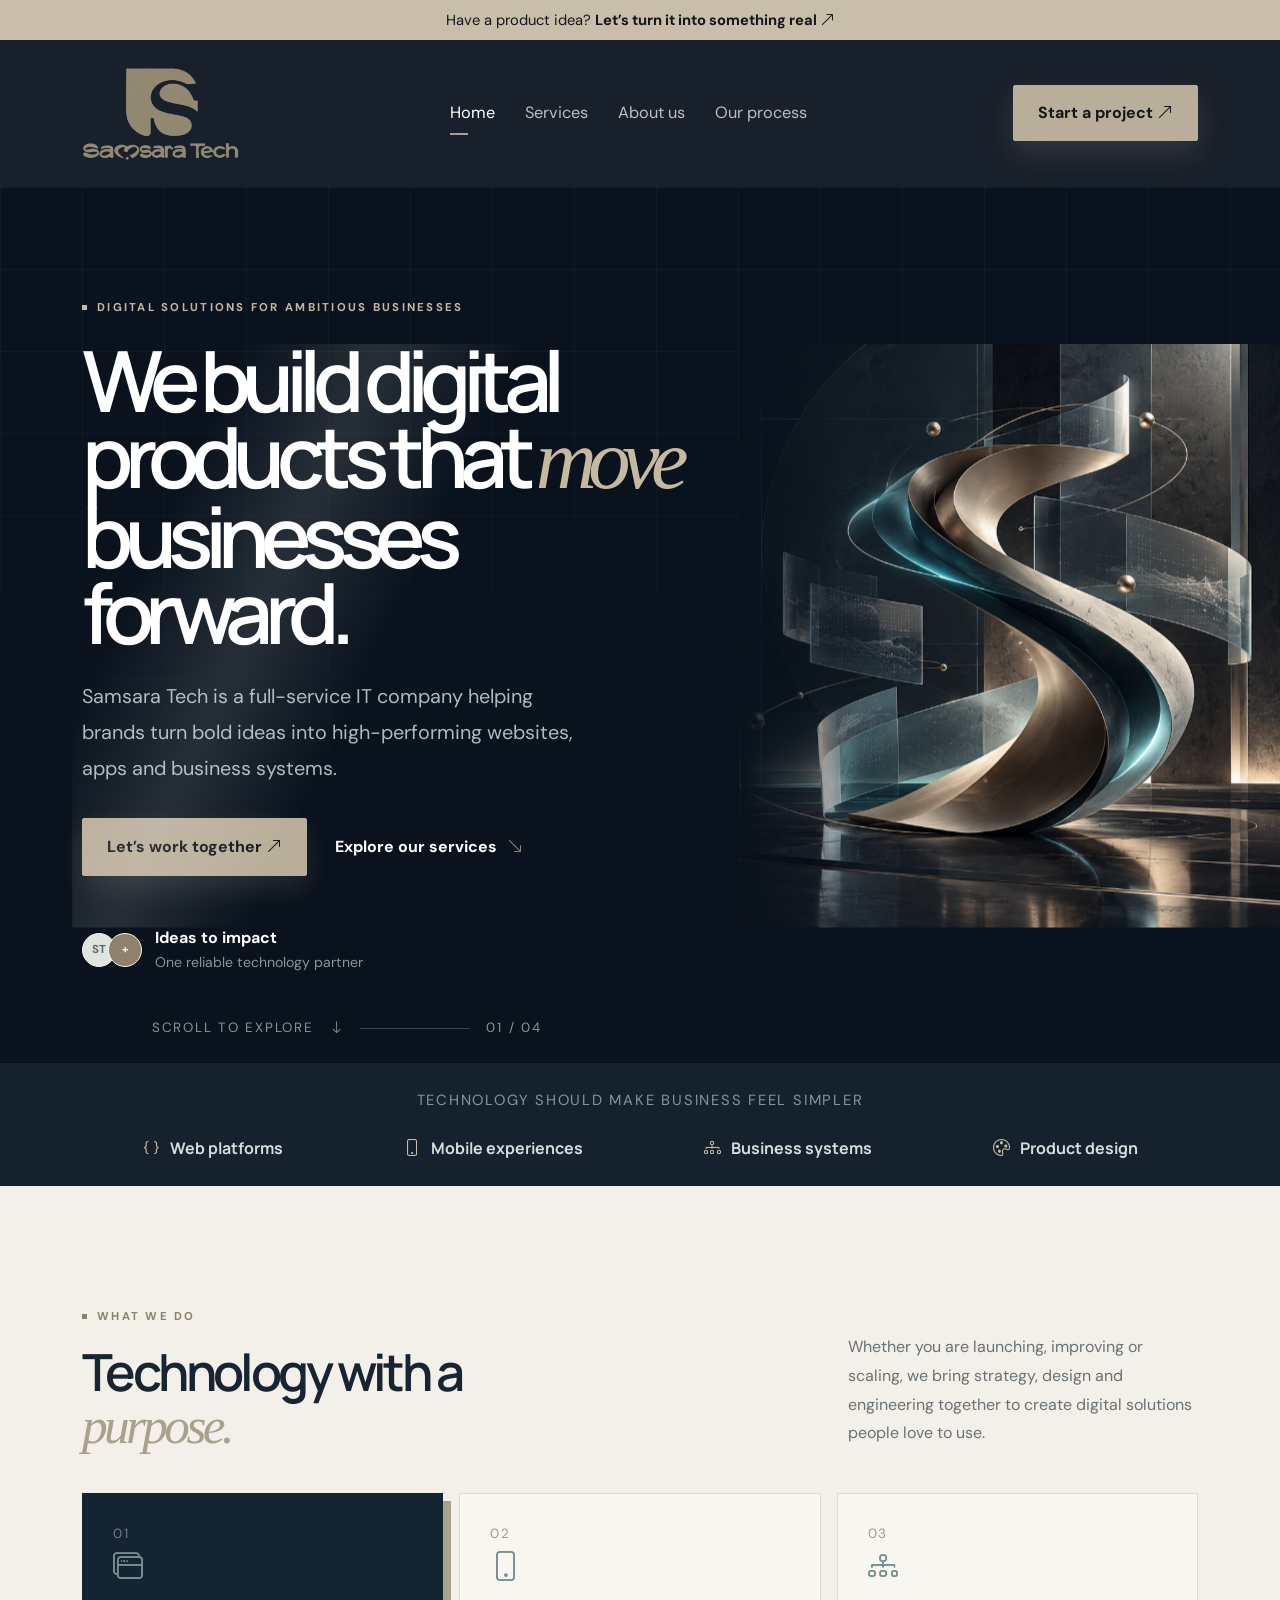
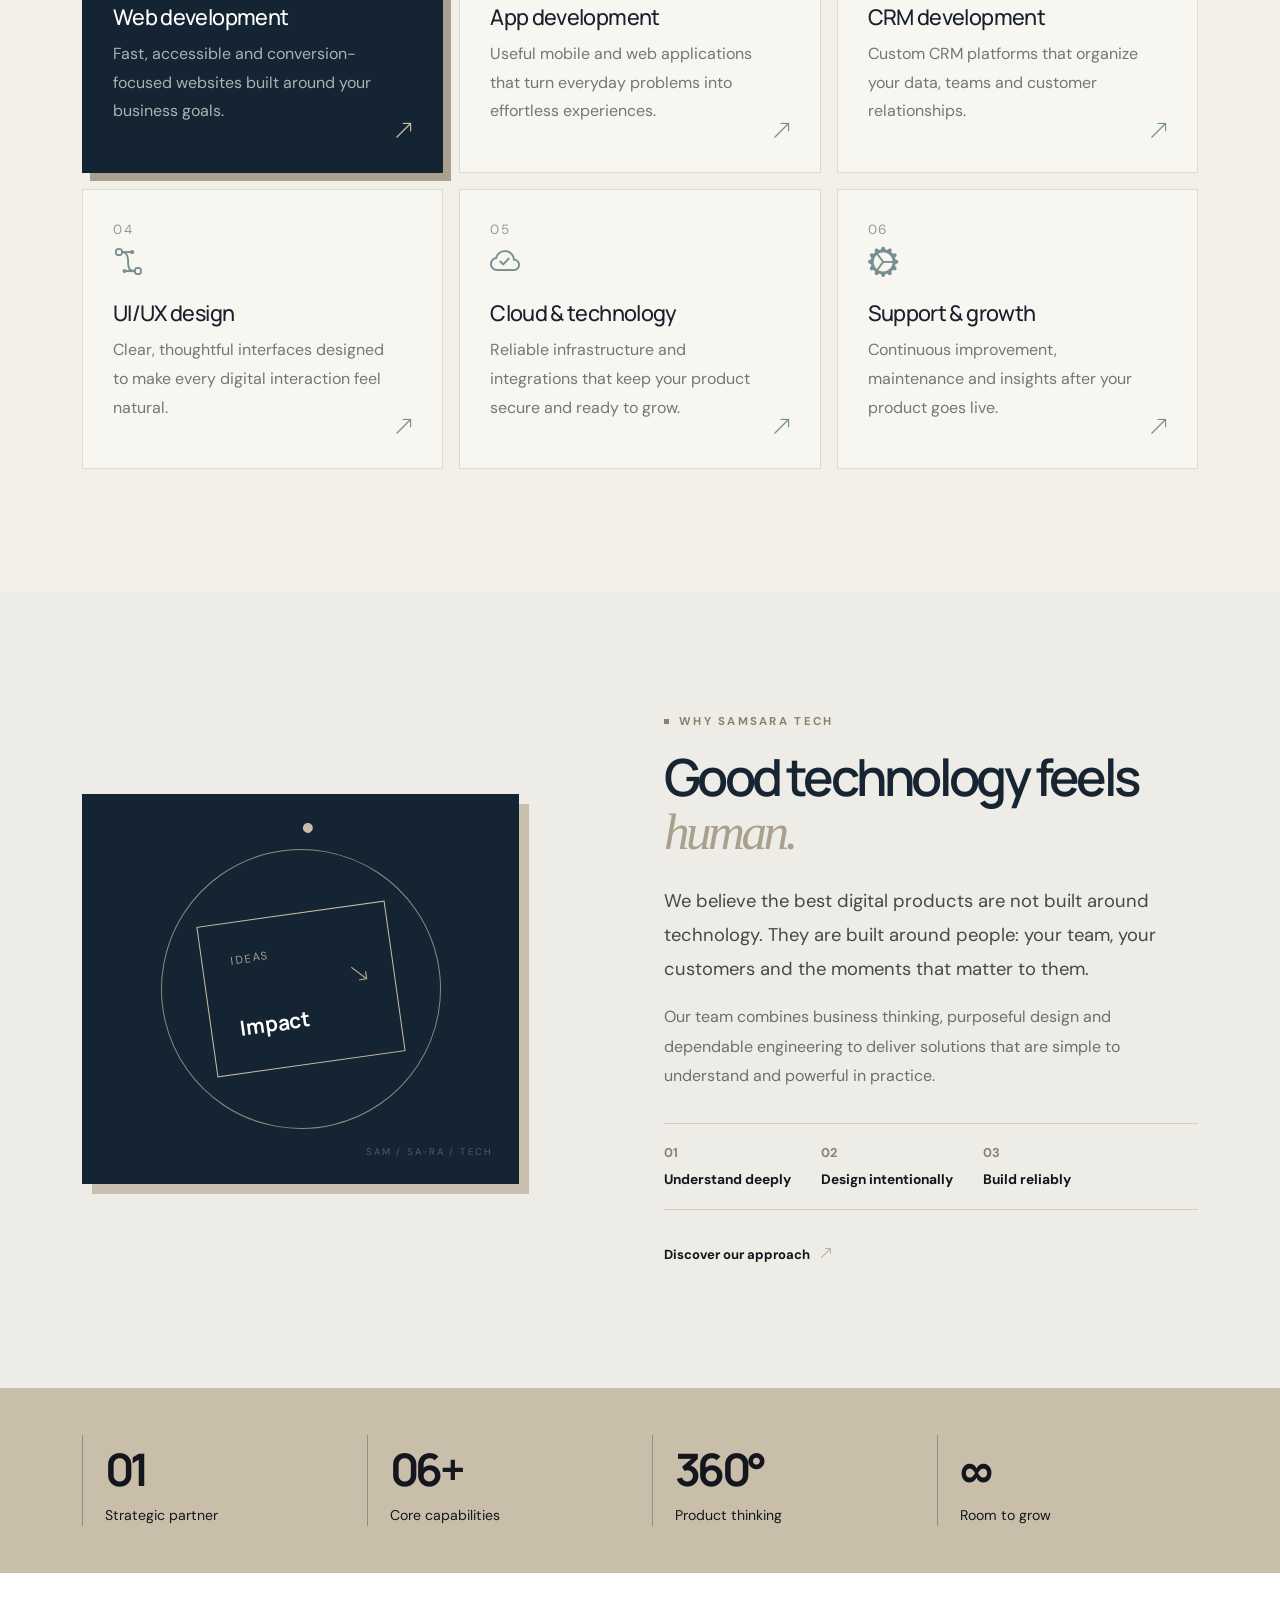
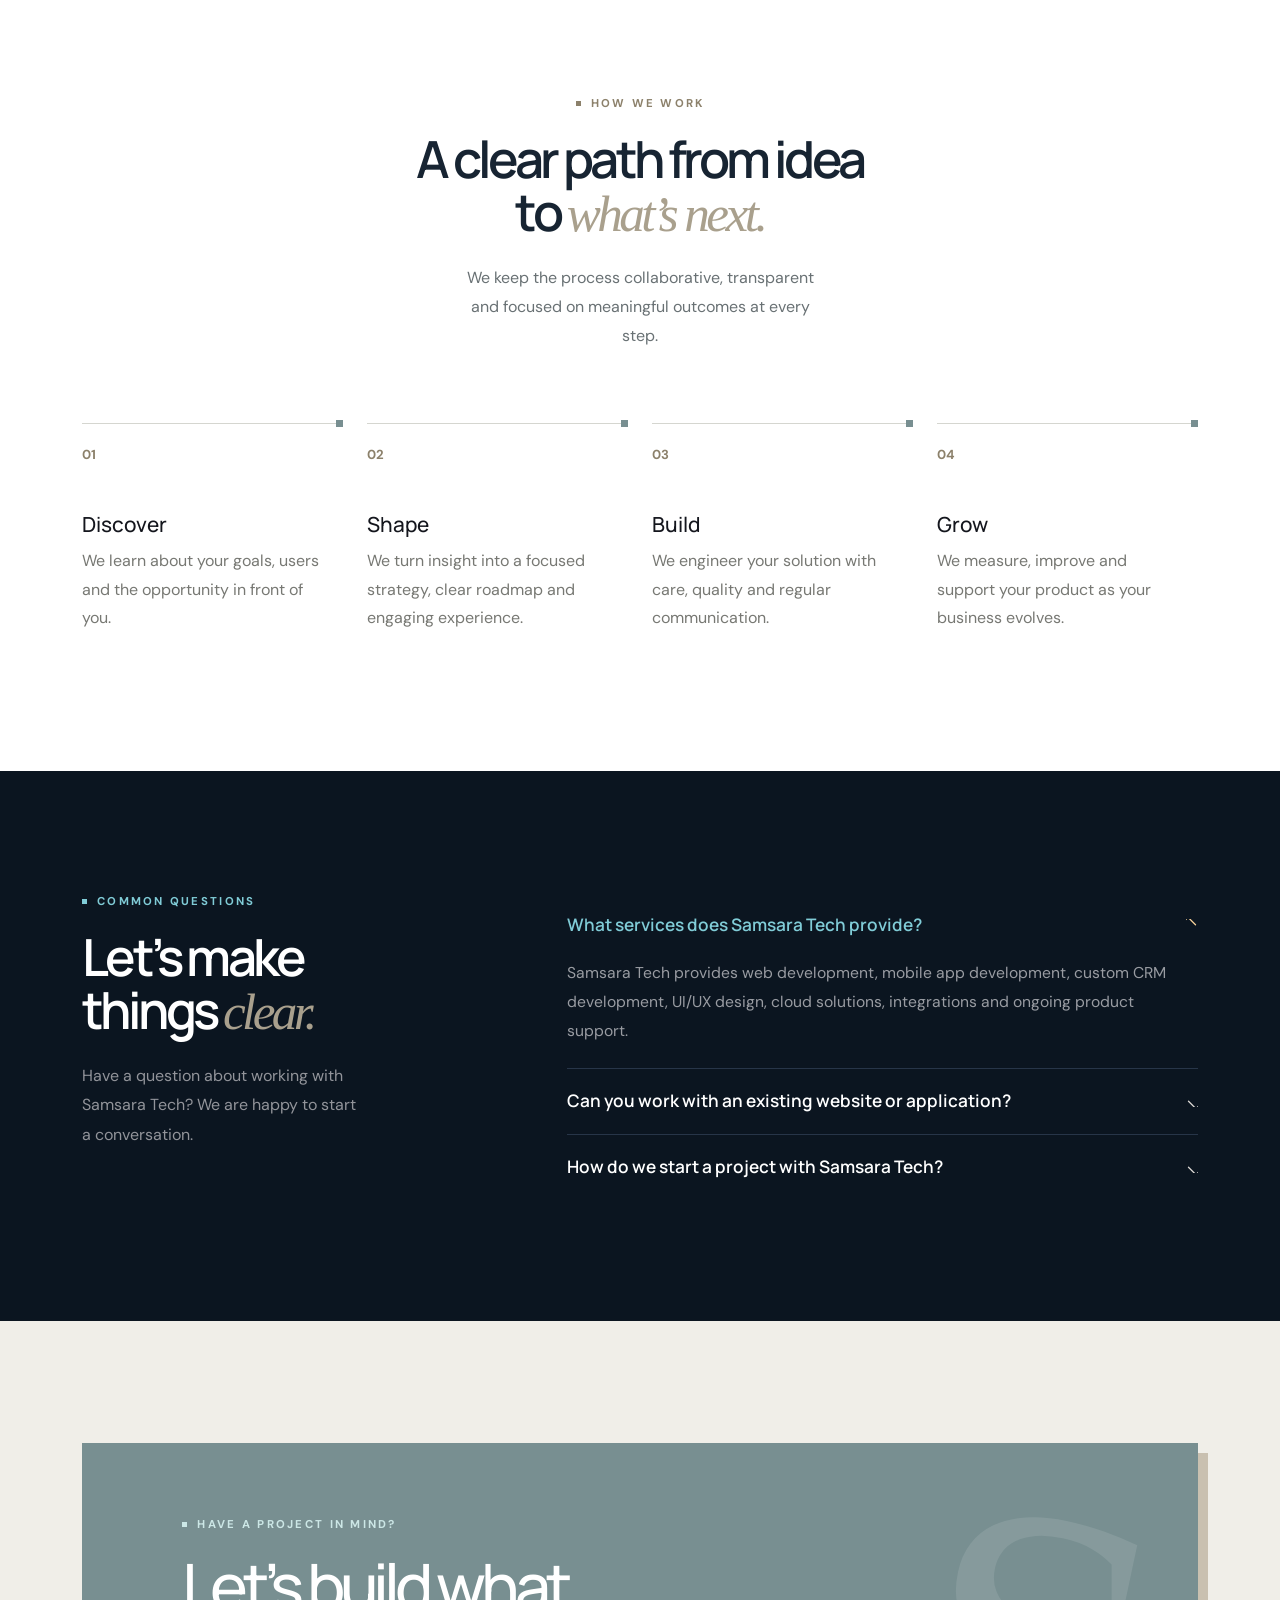
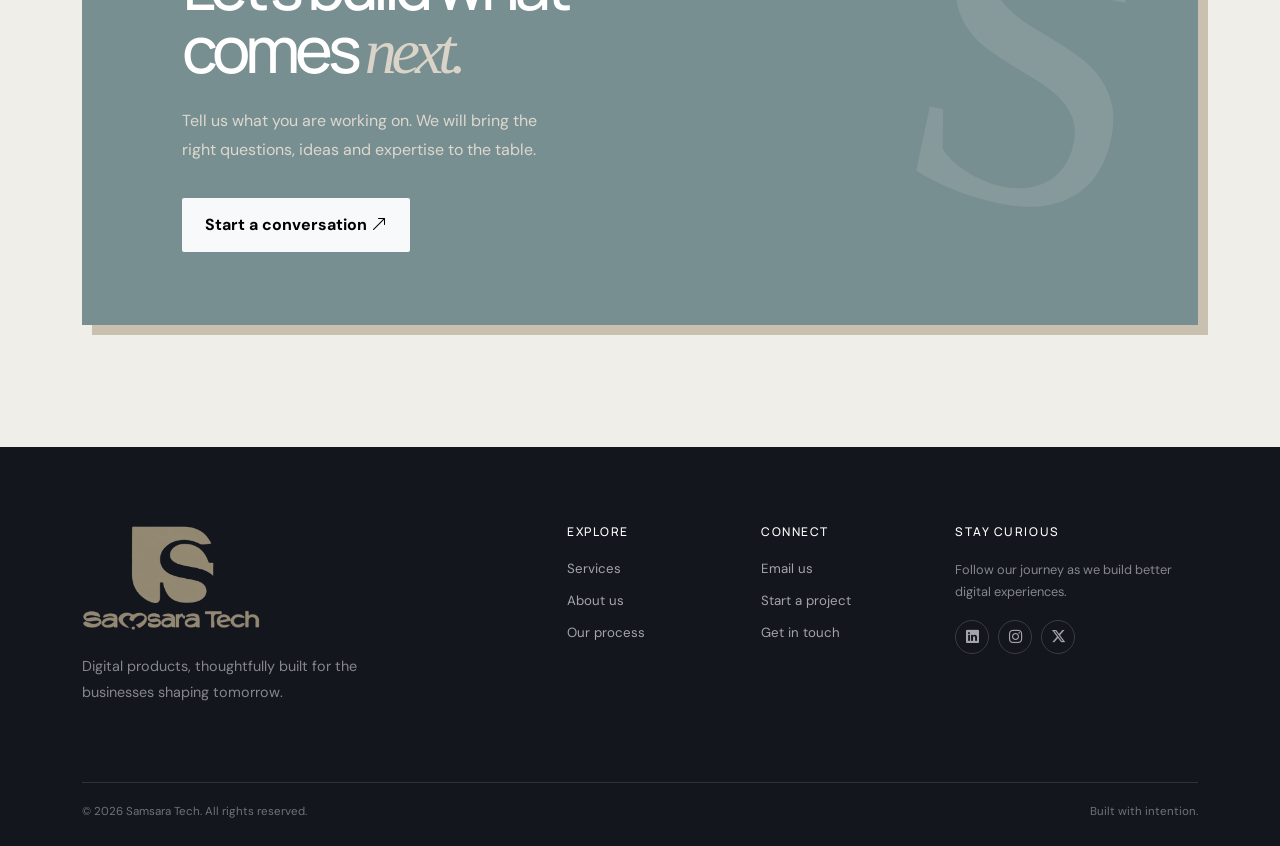
<file: index.html>
<!doctype html>
<html lang="en">

<head>
  <meta charset="utf-8">
  <meta name="viewport" content="width=device-width, initial-scale=1">
  <meta name="description"
    content="Samsara Tech provides web development, mobile app development, CRM software, UI/UX design and custom IT solutions for ambitious businesses.">
  <meta name="keywords"
    content="web development company, app development company, CRM development, UI UX design, IT services company, Samsara Tech">
  <meta name="author" content="Samsara Tech">
  <meta name="theme-color" content="#12151d">
  <meta property="og:title" content="Samsara Tech | Digital Products That Move Business Forward">
  <meta property="og:description"
    content="From websites and apps to CRM platforms, Samsara Tech turns complex business ideas into simple digital experiences.">
  <meta property="og:type" content="website">
  <meta property="og:image" content="assets/images/New-Logo.png">
  <title>Samsara Tech | Web, App & CRM Development Company</title>
  <link rel="preconnect" href="https://fonts.googleapis.com">
  <link rel="preconnect" href="https://fonts.gstatic.com" crossorigin>
  <link
    href="https://fonts.googleapis.com/css2?family=DM+Sans:wght@400;500;600;700&family=Manrope:wght@500;600;700;800&display=swap"
    rel="stylesheet">
  <link href="https://cdn.jsdelivr.net/npm/bootstrap@5.3.3/dist/css/bootstrap.min.css" rel="stylesheet">
  <link href="https://cdn.jsdelivr.net/npm/bootstrap-icons@1.11.3/font/bootstrap-icons.min.css" rel="stylesheet">
  <link rel="stylesheet" href="assets/css/header.css">
  <link rel="stylesheet" href="assets/css/footer.css">
  <link rel="stylesheet" href="assets/css/style.css">
  <link rel="stylesheet" href="assets/css/responsive.css">
  <script type="application/ld+json">
  {
    "@context":"https://schema.org",
    "@type":"Organization",
    "name":"Samsara Tech",
    "description":"IT services company offering web development, mobile app development, CRM development and UI/UX design.",
    "url":"https://www.samsaratech.com",
    "logo":"assets/images/New-Logo.png",
    "sameAs":[]
  }
  </script>
</head>

<body>
  <div class="announcement-bar">
    <div class="container text-center">Have a product idea? <a href="#contact">Let’s turn it into something real <i
          class="bi bi-arrow-up-right"></i></a></div>
  </div>

  <div id="header-component"></div>
  <header class="site-header" id="siteHeader">
    <nav class="navbar navbar-expand-lg" aria-label="Main navigation">
      <div class="container">
        <a class="navbar-brand" href="index.html" aria-label="Samsara Tech home"><img src="assets/images/New-Logo.png"
            alt="Samsara Tech logo"></a>
        <button class="navbar-toggler" type="button" data-bs-toggle="collapse" data-bs-target="#mainNav"
          aria-controls="mainNav" aria-expanded="false" aria-label="Toggle navigation"><span
            class="navbar-toggler-icon"></span></button>
        <div class="collapse navbar-collapse" id="mainNav">
          <ul class="navbar-nav mx-auto mb-2 mb-lg-0">
            <li class="nav-item"><a class="nav-link active" href="#home">Home</a></li>
            <li class="nav-item"><a class="nav-link" href="#services">Services</a></li>
            <li class="nav-item"><a class="nav-link" href="#about">About us</a></li>
            <li class="nav-item"><a class="nav-link" href="#process">Our process</a></li>
          </ul>
          <a href="#contact" class="btn btn-brand header-cta">Start a project <i class="bi bi-arrow-up-right"></i></a>
        </div>
      </div>
    </nav>
  </header>

  <main>
    <section class="hero-section" id="home">
      <div class="hero-grid"></div>
      <div class="hero-glow hero-glow-one"></div>
      <div class="hero-glow hero-glow-two"></div>
      <div class="container position-relative">
        <div class="row align-items-center g-5">
          <div class="col-lg-7">
            <div class="eyebrow"><span></span> Digital solutions for ambitious businesses</div>
            <h1>We build digital products that <em>move</em> businesses forward.</h1>
            <p class="hero-copy">Samsara Tech is a full-service IT company helping brands turn bold ideas into
              high-performing websites, apps and business systems.</p>
            <div class="hero-actions"><a href="#contact" class="btn btn-brand btn-lg">Let’s work together <i
                  class="bi bi-arrow-up-right"></i></a><a href="#services" class="text-link">Explore our services <i
                  class="bi bi-arrow-down-right"></i></a></div>
            <div class="hero-proof">
              <div class="proof-avatars"><span>ST</span><span>+</span></div>
              <div><strong>Ideas to impact</strong><small>One reliable technology partner</small></div>
            </div>
          </div>
          <div class="col-lg-5">
            <div class="hero-visual">
              <div class="visual-orbit orbit-one"></div>
              <div class="visual-orbit orbit-two"></div>
              <div class="visual-core"><img src="assets/images/New-Logo.png" alt="Samsara Tech symbol"
                  class="visual-logo"><span>Build · Scale · Evolve</span></div>
              <div class="float-card card-top"><i class="bi bi-code-slash"></i><span>Clean code<br><strong>Built to
                    scale</strong></span></div>
              <div class="float-card card-bottom"><i class="bi bi-stars"></i><span>Human-first<br><strong>Digital
                    design</strong></span></div>
            </div>
          </div>
        </div>
      </div>
      <div class="hero-bottom-label container"><span>Scroll to explore</span><i class="bi bi-arrow-down"></i><span
          class="line"></span><span>01 / 04</span></div>
    </section>

    <section class="logo-strip">
      <div class="container">
        <p>Technology should make business feel simpler</p>
        <div class="tech-list"><span><i class="bi bi-braces"></i> Web platforms</span><span><i class="bi bi-phone"></i>
            Mobile experiences</span><span><i class="bi bi-diagram-3"></i> Business systems</span><span><i
              class="bi bi-palette"></i> Product design</span></div>
      </div>
    </section>

    <section class="section-padding services-section" id="services">
      <div class="container">
        <div class="section-heading d-flex justify-content-between align-items-end gap-4">
          <div>
            <div class="eyebrow dark"><span></span> What we do</div>
            <h2>Technology with a<br><em>purpose.</em></h2>
          </div>
          <p>Whether you are launching, improving or scaling, we bring strategy, design and engineering together to
            create digital solutions people love to use.</p>
        </div>
        <div class="row g-3 mt-4">
          <div class="col-md-6 col-lg-4">
            <article class="service-card featured">
              <div class="service-number">01</div><i class="bi bi-window-stack service-icon"></i>
              <h3>Web development</h3>
              <p>Fast, accessible and conversion-focused websites built around your business goals.</p><a
                href="#contact" aria-label="Learn more about web development"><i class="bi bi-arrow-up-right"></i></a>
            </article>
          </div>
          <div class="col-md-6 col-lg-4">
            <article class="service-card">
              <div class="service-number">02</div><i class="bi bi-phone service-icon"></i>
              <h3>App development</h3>
              <p>Useful mobile and web applications that turn everyday problems into effortless experiences.</p><a
                href="#contact" aria-label="Learn more about app development"><i class="bi bi-arrow-up-right"></i></a>
            </article>
          </div>
          <div class="col-md-6 col-lg-4">
            <article class="service-card">
              <div class="service-number">03</div><i class="bi bi-diagram-3 service-icon"></i>
              <h3>CRM development</h3>
              <p>Custom CRM platforms that organize your data, teams and customer relationships.</p><a href="#contact"
                aria-label="Learn more about CRM development"><i class="bi bi-arrow-up-right"></i></a>
            </article>
          </div>
          <div class="col-md-6 col-lg-4">
            <article class="service-card">
              <div class="service-number">04</div><i class="bi bi-bezier2 service-icon"></i>
              <h3>UI/UX design</h3>
              <p>Clear, thoughtful interfaces designed to make every digital interaction feel natural.</p><a
                href="#contact" aria-label="Learn more about UI UX design"><i class="bi bi-arrow-up-right"></i></a>
            </article>
          </div>
          <div class="col-md-6 col-lg-4">
            <article class="service-card">
              <div class="service-number">05</div><i class="bi bi-cloud-check service-icon"></i>
              <h3>Cloud & technology</h3>
              <p>Reliable infrastructure and integrations that keep your product secure and ready to grow.</p><a
                href="#contact" aria-label="Learn more about cloud technology"><i class="bi bi-arrow-up-right"></i></a>
            </article>
          </div>
          <div class="col-md-6 col-lg-4">
            <article class="service-card">
              <div class="service-number">06</div><i class="bi bi-gear-wide-connected service-icon"></i>
              <h3>Support & growth</h3>
              <p>Continuous improvement, maintenance and insights after your product goes live.</p><a href="#contact"
                aria-label="Learn more about support and growth"><i class="bi bi-arrow-up-right"></i></a>
            </article>
          </div>
        </div>
      </div>
    </section>

    <section class="section-padding about-section" id="about">
      <div class="container">
        <div class="row align-items-center g-5">
          <div class="col-lg-5">
            <div class="about-art">
              <div class="art-ring"></div>
              <div class="art-box"><span>Ideas</span><i class="bi bi-arrow-down-right"></i><strong>Impact</strong></div>
              <div class="art-tag">SAM / SA-RA / TECH</div>
            </div>
          </div>
          <div class="col-lg-6 offset-lg-1">
            <div class="eyebrow dark"><span></span> Why Samsara Tech</div>
            <h2>Good technology feels <em>human.</em></h2>
            <p class="lead-copy">We believe the best digital products are not built around technology. They are built
              around people: your team, your customers and the moments that matter to them.</p>
            <p>Our team combines business thinking, purposeful design and dependable engineering to deliver solutions
              that are simple to understand and powerful in practice.</p>
            <div class="value-row">
              <div><strong>01</strong><span>Understand deeply</span></div>
              <div><strong>02</strong><span>Design intentionally</span></div>
              <div><strong>03</strong><span>Build reliably</span></div>
            </div><a href="#process" class="text-link dark-link">Discover our approach <i
                class="bi bi-arrow-up-right"></i></a>
          </div>
        </div>
      </div>
    </section>

    <section class="stats-section">
      <div class="container">
        <div class="row g-4">
          <div class="col-6 col-lg-3">
            <div class="stat"><strong>01</strong><span>Strategic partner</span></div>
          </div>
          <div class="col-6 col-lg-3">
            <div class="stat"><strong>06+</strong><span>Core capabilities</span></div>
          </div>
          <div class="col-6 col-lg-3">
            <div class="stat"><strong>360°</strong><span>Product thinking</span></div>
          </div>
          <div class="col-6 col-lg-3">
            <div class="stat"><strong>∞</strong><span>Room to grow</span></div>
          </div>
        </div>
      </div>
    </section>

    <section class="section-padding process-section" id="process">
      <div class="container">
        <div class="section-heading text-center mx-auto">
          <div class="eyebrow dark justify-content-center"><span></span> How we work</div>
          <h2>A clear path from idea<br>to <em>what’s next.</em></h2>
          <p>We keep the process collaborative, transparent and focused on meaningful outcomes at every step.</p>
        </div>
        <div class="process-line row g-4 mt-5">
          <div class="col-md-3">
            <div class="process-step"><span>01</span>
              <h3>Discover</h3>
              <p>We learn about your goals, users and the opportunity in front of you.</p>
            </div>
          </div>
          <div class="col-md-3">
            <div class="process-step"><span>02</span>
              <h3>Shape</h3>
              <p>We turn insight into a focused strategy, clear roadmap and engaging experience.</p>
            </div>
          </div>
          <div class="col-md-3">
            <div class="process-step"><span>03</span>
              <h3>Build</h3>
              <p>We engineer your solution with care, quality and regular communication.</p>
            </div>
          </div>
          <div class="col-md-3">
            <div class="process-step"><span>04</span>
              <h3>Grow</h3>
              <p>We measure, improve and support your product as your business evolves.</p>
            </div>
          </div>
        </div>
      </div>
    </section>

    <section class="faq-section section-padding">
      <div class="container">
        <div class="row g-5">
          <div class="col-lg-4">
            <div class="eyebrow"><span></span> Common questions</div>
            <h2>Let’s make things <em>clear.</em></h2>
            <p>Have a question about working with Samsara Tech? We are happy to start a conversation.</p>
          </div>
          <div class="col-lg-7 offset-lg-1">
            <div class="accordion accordion-flush" id="faqAccordion">
              <div class="accordion-item">
                <h3 class="accordion-header"><button class="accordion-button" type="button" data-bs-toggle="collapse"
                    data-bs-target="#faq1">What services does Samsara Tech provide?</button></h3>
                <div id="faq1" class="accordion-collapse collapse show" data-bs-parent="#faqAccordion">
                  <div class="accordion-body">Samsara Tech provides web development, mobile app development, custom CRM
                    development, UI/UX design, cloud solutions, integrations and ongoing product support.</div>
                </div>
              </div>
              <div class="accordion-item">
                <h3 class="accordion-header"><button class="accordion-button collapsed" type="button"
                    data-bs-toggle="collapse" data-bs-target="#faq2">Can you work with an existing website or
                    application?</button></h3>
                <div id="faq2" class="accordion-collapse collapse" data-bs-parent="#faqAccordion">
                  <div class="accordion-body">Yes. We can improve, redesign, maintain or extend an existing digital
                    product after understanding its current setup and business goals.</div>
                </div>
              </div>
              <div class="accordion-item">
                <h3 class="accordion-header"><button class="accordion-button collapsed" type="button"
                    data-bs-toggle="collapse" data-bs-target="#faq3">How do we start a project with Samsara
                    Tech?</button></h3>
                <div id="faq3" class="accordion-collapse collapse" data-bs-parent="#faqAccordion">
                  <div class="accordion-body">Start by sharing your idea, business challenge or project requirements. We
                    will discuss the opportunity, recommend a direction and outline the next practical step.</div>
                </div>
              </div>
            </div>
          </div>
        </div>
      </div>
    </section>

    <section class="contact-cta section-padding" id="contact">
      <div class="container">
        <div class="cta-inner">
          <div class="eyebrow"><span></span> Have a project in mind?</div>
          <h2>Let’s build what<br>comes <em>next.</em></h2>
          <p>Tell us what you are working on. We will bring the right questions, ideas and expertise to the table.</p><a
            class="btn btn-light btn-lg" href="mailto:hello@samsaratech.com">Start a conversation <i
              class="bi bi-arrow-up-right"></i></a>
          <div class="cta-mark">S</div>
        </div>
      </div>
    </section>
  </main>

  <div id="footer-component"></div>
  <footer class="site-footer">
    <div class="container">
      <div class="footer-main row g-5">
        <div class="col-lg-5"><a class="footer-brand" href="#home"><img src="assets/images/New-Logo.png"
              alt="Samsara Tech logo"></a>
          <p>Digital products, thoughtfully built for the businesses shaping tomorrow.</p>
        </div>
        <div class="col-6 col-lg-2">
          <h3>Explore</h3><a href="#services">Services</a><a href="#about">About us</a><a href="#process">Our
            process</a>
        </div>
        <div class="col-6 col-lg-2">
          <h3>Connect</h3><a href="mailto:hello@samsaratech.com">Email us</a><a href="#contact">Start a project</a><a
            href="#contact">Get in touch</a>
        </div>
        <div class="col-lg-3">
          <h3>Stay curious</h3>
          <p class="small-copy">Follow our journey as we build better digital experiences.</p>
          <div class="social-links"><a href="#contact" aria-label="LinkedIn"><i class="bi bi-linkedin"></i></a><a
              href="#contact" aria-label="Instagram"><i class="bi bi-instagram"></i></a><a href="#contact"
              aria-label="Twitter"><i class="bi bi-twitter-x"></i></a></div>
        </div>
      </div>
      <div class="footer-bottom"><span>© <span id="year"></span> Samsara Tech. All rights reserved.</span><span>Built
          with intention.</span></div>
    </div>
  </footer>
  <button class="back-to-top" id="backToTop" aria-label="Back to top"><i class="bi bi-arrow-up"></i></button>
  <script src="https://cdn.jsdelivr.net/npm/bootstrap@5.3.3/dist/js/bootstrap.bundle.min.js"></script>
  <script src="assets/js/components.js"></script>
  <script src="assets/js/header.js"></script>
  <script src="assets/js/footer.js"></script>
  <script src="assets/js/main.js"></script>
</body>

</html>
</file>
<file: assets/css/header.css>
:root{--ink:#14161d;--taupe:#a9a08d;--taupe-dark:#8c816b}.site-header{background:var(--ink);position:relative;z-index:20}.site-header .navbar{padding:20px 0}.navbar-brand img{display:block;width:157px}.nav-link{color:#bfc0c1!important;font-size:.82rem;margin:0 15px;padding:9px 0!important;position:relative}.nav-link:hover,.nav-link.active{color:#fff!important}.nav-link.active:after{background:var(--taupe);bottom:0;content:"";height:2px;left:0;position:absolute;width:18px}.btn-brand{background:var(--taupe);border:1px solid var(--taupe);border-radius:2px;color:var(--ink);font-size:.8rem;font-weight:700;padding:13px 19px}.btn-brand:hover{background:#c2b9a7;border-color:#c2b9a7;color:var(--ink)}.header-cta{margin-left:12px}.navbar-toggler{border-color:rgba(255,255,255,.25)}.navbar-toggler-icon{filter:invert(1)}
.announcement-bar{background:var(--taupe);color:var(--ink);font-size:.78rem;padding:9px}.announcement-bar a{color:var(--ink);font-weight:700;text-decoration:none}
.announcement-bar{background:#c8bea9}.site-header{background:#18202b}.site-header .navbar{padding:22px 0}.nav-link{color:#b8c0c0!important}.nav-link:hover,.nav-link.active{color:#fff!important}.header-cta{background:#c8bea9;border-color:#c8bea9}
.nav-link{font-size:.94rem}.btn-brand{font-size:.92rem;padding:14px 22px}.announcement-bar{font-size:.86rem}
.nav-link{font-size:1.02rem}.btn-brand{font-size:1rem;padding:15px 24px}.announcement-bar{font-size:.92rem}
.site-footer h3{font-size:.84rem}.site-footer a:not(.footer-brand){font-size:.94rem}.footer-main>div>p{font-size:1rem}.site-footer .small-copy{font-size:.92rem}.footer-bottom{font-size:.8rem}
.footer-brand img{width:196px}.site-footer h3{font-size:.95rem;letter-spacing:.14em;margin-bottom:24px}.site-footer a:not(.footer-brand){font-size:1rem;margin-bottom:15px}.footer-main>div>p{font-size:1.08rem;line-height:1.85;max-width:350px}.site-footer .small-copy{font-size:1rem;line-height:1.8}.social-links a{font-size:1.05rem;height:40px;width:40px}.footer-bottom{font-size:.86rem;padding-top:24px}
.footer-brand img{width:178px}.site-footer h3{font-size:.78rem;letter-spacing:.14em;margin-bottom:20px}.site-footer a:not(.footer-brand){font-size:.9rem;margin-bottom:12px}.footer-main>div>p{font-size:.94rem;line-height:1.8;max-width:320px}.site-footer .small-copy{font-size:.88rem;line-height:1.75}.social-links a{font-size:.95rem;height:36px;width:36px}.footer-bottom{font-size:.76rem;padding-top:20px}
.site-footer h3{font-size:.9rem;margin-bottom:22px}.site-footer a:not(.footer-brand){font-size:1rem;margin-bottom:14px}.footer-main>div>p{font-size:1.02rem;line-height:1.85}.site-footer .small-copy{font-size:.96rem;line-height:1.8}.footer-bottom{font-size:.82rem}
.site-footer h3{font-size:1.05rem;margin-bottom:24px}.site-footer a:not(.footer-brand){font-size:1.14rem;margin-bottom:16px}.footer-main>div>p{font-size:1.16rem;line-height:1.9;max-width:390px}.site-footer .small-copy{font-size:1.1rem;line-height:1.85}.footer-bottom{font-size:.94rem}.footer-bottom span{display:inline-block}
.site-footer h3{font-size:1.14rem}.site-footer a:not(.footer-brand){font-size:1.24rem}.footer-main>div>p{font-size:1.24rem;line-height:1.9}.site-footer .small-copy{font-size:1.18rem}.footer-bottom{font-size:1rem}
</file>
<file: assets/css/footer.css>
:root{--ink:#14161d;--taupe:#a9a08d}.site-footer{background:var(--ink);color:#bfc0c1;padding:78px 0 26px}.footer-brand img{width:178px}.footer-main>div>p{color:#85878d;max-width:300px;margin-top:24px;font-size:.9rem;line-height:1.8}.site-footer h3{color:#fff;font-family:'Manrope',sans-serif;font-size:.75rem;text-transform:uppercase;letter-spacing:.13em;margin-bottom:20px}.site-footer a:not(.footer-brand){color:#a3a5aa;display:block;font-size:.83rem;margin-bottom:12px;text-decoration:none}.site-footer a:not(.footer-brand):hover{color:var(--taupe)}.site-footer .small-copy{font-size:.8rem;line-height:1.7;margin:0 0 17px}.social-links{display:flex;gap:9px}.social-links a{align-items:center;border:1px solid #3a3c42;border-radius:50%;display:flex!important;height:34px;justify-content:center;width:34px}.footer-bottom{border-top:1px solid #303239;color:#707279;display:flex;font-size:.72rem;justify-content:space-between;margin-top:60px;padding-top:20px}.back-to-top{background:var(--taupe);border:0;border-radius:50%;bottom:22px;color:var(--ink);display:none;height:42px;position:fixed;right:22px;width:42px;z-index:10}.back-to-top.visible{display:block}
</file>
<file: assets/css/style.css>
*{box-sizing:border-box}html{scroll-behavior:smooth}body{background:var(--cream);color:var(--ink);font-family:'DM Sans',sans-serif;overflow-x:hidden}.hero-section{background:var(--ink);color:#fff;min-height:680px;overflow:hidden;padding:100px 0 84px;position:relative}.hero-grid{background-image:linear-gradient(rgba(255,255,255,.035) 1px,transparent 1px),linear-gradient(90deg,rgba(255,255,255,.035) 1px,transparent 1px);background-size:64px 64px;inset:0;mask-image:linear-gradient(to bottom,black,transparent 80%);position:absolute}.hero-glow{border-radius:50%;filter:blur(50px);height:320px;opacity:.13;position:absolute;width:320px}.hero-glow-one{background:var(--taupe);right:10%;top:5%}.hero-glow-two{background:#596579;bottom:-20%;left:30%}.eyebrow{align-items:center;color:var(--taupe);display:flex;font-size:.71rem;font-weight:700;gap:10px;letter-spacing:.15em;text-transform:uppercase}.eyebrow span{background:currentColor;display:inline-block;height:5px;width:5px}.eyebrow.dark{color:var(--taupe-dark)}h1,h2,h3{font-family:'Manrope',sans-serif}h1{font-size:clamp(3.2rem,6vw,6.1rem);font-weight:600;letter-spacing:-.075em;line-height:.98;margin:26px 0 28px;max-width:730px}h1 em,h2 em{color:var(--taupe);font-family:Georgia,serif;font-weight:400}.hero-copy{color:#a8a9ad;font-size:1rem;line-height:1.75;max-width:500px}.hero-actions{align-items:center;display:flex;gap:28px;margin-top:35px}.text-link{color:#fff;font-size:.82rem;font-weight:700;text-decoration:none}.text-link i{color:var(--taupe);margin-left:6px}.hero-proof{align-items:center;display:flex;gap:13px;margin-top:59px}.proof-avatars{display:flex}.proof-avatars span{align-items:center;background:#2a2d35;border:1px solid #474952;border-radius:50%;color:var(--taupe);display:flex;font-size:.72rem;font-weight:700;height:34px;justify-content:center;width:34px}.proof-avatars span+span{background:var(--taupe);color:var(--ink);margin-left:-8px}.hero-proof strong,.hero-proof small{display:block}.hero-proof strong{font-size:.76rem}.hero-proof small{color:#85878d;font-size:.68rem;margin-top:2px}.hero-visual{height:470px;position:relative}.visual-core{align-items:center;background:rgba(20,22,29,.72);border:1px solid rgba(169,160,141,.48);border-radius:50%;display:flex;flex-direction:column;height:235px;justify-content:center;left:50%;position:absolute;top:50%;transform:translate(-50%,-50%);width:235px;z-index:2}.visual-logo{filter:brightness(1.12);margin-bottom:10px;width:105px}.visual-core span{color:var(--taupe);font-size:.57rem;letter-spacing:.18em;text-transform:uppercase}.visual-orbit{border:1px solid rgba(169,160,141,.32);border-radius:50%;left:50%;position:absolute;top:50%;transform:translate(-50%,-50%)}.orbit-one{height:355px;width:355px}.orbit-two{height:440px;transform:translate(-50%,-50%) rotate(57deg);width:440px}.orbit-one:before,.orbit-two:after{background:var(--taupe);border-radius:50%;box-shadow:0 0 20px var(--taupe);content:"";height:7px;position:absolute;width:7px}.orbit-one:before{right:21%;top:1%}.orbit-two:after{bottom:12%;left:5%}.float-card{align-items:center;background:#242730;border:1px solid #3f424a;border-radius:3px;box-shadow:0 20px 40px rgba(0,0,0,.25);display:flex;gap:12px;padding:13px 16px;position:absolute;z-index:3}.float-card i{color:var(--taupe);font-size:1.25rem}.float-card span{color:#999ca1;font-size:.65rem;line-height:1.5}.float-card strong{color:#fff;font-size:.72rem}.card-top{right:0;top:50px}.card-bottom{bottom:44px;left:0}.hero-bottom-label{align-items:center;bottom:25px;color:#6d7076;display:flex;font-size:.64rem;gap:14px;letter-spacing:.13em;position:absolute;right:0;text-transform:uppercase}.hero-bottom-label .line{background:#383a42;height:1px;max-width:110px;width:100%}.logo-strip{background:#ebe7de;padding:28px 0}.logo-strip p{color:#77766f;font-size:.72rem;letter-spacing:.1em;margin:0 0 19px;text-align:center;text-transform:uppercase}.tech-list{display:flex;justify-content:space-around}.tech-list span{color:#5c5d5a;font-family:'Manrope',sans-serif;font-size:.83rem;font-weight:700}.tech-list i{color:var(--taupe-dark);margin-right:7px}.section-padding{padding:115px 0}.services-section{background:var(--cream)}.section-heading h2,.about-section h2,.faq-section h2{font-size:clamp(2.3rem,4vw,4.2rem);font-weight:600;letter-spacing:-.07em;line-height:1.03;margin:20px 0 0}.section-heading>p{color:#777873;line-height:1.7;max-width:350px;margin:0 0 5px}.service-card{background:#ece9e2;border:1px solid transparent;min-height:270px;padding:27px 28px;position:relative;transition:.3s}.service-card:hover{background:#e6dfd2;border-color:#cfc5b4;transform:translateY(-5px)}.service-card.featured{background:var(--ink);color:#fff}.service-number{color:#999991;font-size:.67rem;letter-spacing:.12em}.featured .service-number{color:#777a82}.service-icon{color:var(--taupe-dark);font-size:1.9rem;margin-top:42px}.service-card h3{font-size:1.13rem;letter-spacing:-.03em;margin:14px 0 10px}.service-card p{color:#777873;font-size:.79rem;line-height:1.7;max-width:245px}.featured p{color:#a4a5aa}.service-card>a{bottom:27px;color:var(--taupe-dark);font-size:1.1rem;position:absolute;right:28px}.featured>a{color:var(--taupe)}.about-section{background:#ebe7de}.about-art{align-items:center;background:var(--ink);display:flex;height:390px;justify-content:center;overflow:hidden;position:relative}.art-ring{border:1px solid rgba(169,160,141,.6);border-radius:50%;height:260px;position:absolute;transform:rotate(-35deg);width:260px}.art-ring:after{background:var(--taupe);border-radius:50%;content:"";height:10px;position:absolute;right:13%;top:2%;width:10px}.art-box{align-items:flex-start;border:1px solid var(--taupe);color:var(--taupe);display:flex;flex-direction:column;height:152px;justify-content:center;padding-left:28px;transform:rotate(-8deg);width:190px}.art-box span{font-size:.7rem;letter-spacing:.15em;text-transform:uppercase}.art-box i{align-self:flex-end;font-size:1.2rem;margin:9px 25px 6px}.art-box strong{color:#fff;font-family:'Manrope',sans-serif;font-size:1.3rem}.art-tag{bottom:25px;color:#555861;font-size:.61rem;letter-spacing:.18em;position:absolute;right:26px}.about-section h2{margin-bottom:25px}.about-section p{color:#70716d;font-size:.9rem;line-height:1.8;max-width:530px}.about-section .lead-copy{font-size:1.05rem;color:#4e504e}.value-row{border-bottom:1px solid #d4cec1;border-top:1px solid #d4cec1;display:flex;gap:30px;margin:32px 0;padding:19px 0}.value-row div{display:flex;flex-direction:column;gap:7px}.value-row strong{color:var(--taupe-dark);font-size:.66rem}.value-row span{font-size:.72rem;font-weight:700}.dark-link{color:var(--ink)}.stats-section{background:var(--taupe);padding:47px 0}.stat{border-left:1px solid rgba(20,22,29,.24);padding-left:22px}.stat strong{display:block;font-family:'Manrope',sans-serif;font-size:2.4rem;letter-spacing:-.08em}.stat span{display:block;font-size:.72rem;margin-top:3px}.process-section{background:var(--cream)}.section-heading.text-center>p{margin:24px auto 0}.process-step{border-top:1px solid #c8c3b9;padding-top:18px;position:relative}.process-step:before{background:var(--taupe-dark);content:"";height:7px;position:absolute;right:0;top:-4px;width:7px}.process-step span{color:var(--taupe-dark);font-size:.7rem;font-weight:700}.process-step h3{font-size:1.1rem;margin:46px 0 10px}.process-step p{color:#777873;font-size:.8rem;line-height:1.75;max-width:190px}.faq-section{background:var(--ink);color:#fff}.faq-section .eyebrow{color:var(--taupe)}.faq-section h2{margin-bottom:22px}.faq-section> .container> .row>div>p{color:#92949a;font-size:.9rem;line-height:1.8;max-width:280px}.accordion-item{background:transparent;border-color:#35373f}.accordion-button{background:transparent;color:#fff;font-family:'Manrope',sans-serif;font-size:.91rem;font-weight:600;padding:22px 0}.accordion-button:not(.collapsed){background:transparent;box-shadow:none;color:var(--taupe)}.accordion-button:focus{box-shadow:none}.accordion-button:after{filter:invert(1);height:12px;width:12px}.accordion-body{color:#999ca2;font-size:.8rem;line-height:1.8;padding:0 28px 23px 0}.contact-cta{background:var(--cream);padding-top:30px}.cta-inner{background:var(--taupe-dark);color:#fff;overflow:hidden;padding:73px 9%;position:relative}.cta-inner .eyebrow{color:#d6cfbf}.cta-inner h2{font-size:clamp(2.6rem,5vw,5rem);letter-spacing:-.08em;line-height:.98;margin:22px 0}.cta-inner p{color:#ddd8ce;line-height:1.7;max-width:360px}.cta-inner .btn{border:0;border-radius:2px;font-size:.79rem;font-weight:700;margin-top:17px}.cta-mark{color:rgba(244,241,235,.12);font-family:Georgia,serif;font-size:27rem;line-height:.7;position:absolute;right:4%;top:13%;transform:rotate(12deg)}
.hero-section{background:#0b1220;min-height:720px;padding:105px 0 90px}.hero-grid{background-image:linear-gradient(rgba(118,195,211,.08) 1px,transparent 1px),linear-gradient(90deg,rgba(118,195,211,.08) 1px,transparent 1px);background-size:72px 72px;mask-image:linear-gradient(to bottom,black,transparent 88%)}.hero-glow-one{background:#73c8d8;opacity:.17;right:15%;top:0}.hero-glow-two{background:#a9a08d;opacity:.16;bottom:-18%;left:12%}.eyebrow{letter-spacing:.2em}.hero-section h1{font-size:clamp(3.3rem,6vw,6.4rem);letter-spacing:-.09em;line-height:.94}.hero-section h1 em{color:#80ccd7}.hero-copy{color:#b4bdc6;max-width:530px}.btn-brand{background:#b9ae99;border-color:#b9ae99;box-shadow:0 12px 28px rgba(185,174,153,.16)}.btn-brand:hover{background:#d6cbb7;border-color:#d6cbb7}.hero-visual{height:500px}.visual-core{background:linear-gradient(145deg,#142234,#0d1521);border:1px solid rgba(128,204,215,.6);box-shadow:0 0 55px rgba(128,204,215,.13),inset 0 0 35px rgba(128,204,215,.08)}.visual-core span{color:#80ccd7}.visual-orbit{border-color:rgba(128,204,215,.35)}.orbit-one:before,.orbit-two:after{background:#80ccd7;box-shadow:0 0 24px #80ccd7}.float-card{background:rgba(18,31,48,.9);border-color:rgba(128,204,215,.3);backdrop-filter:blur(12px)}.float-card i{color:#80ccd7}.logo-strip{background:#e8e5dc;padding:34px 0}.logo-strip p{color:#77766f}.tech-list span{color:#303947}.tech-list i{color:#7e9ea5}.section-padding{padding:128px 0}.section-heading h2,.about-section h2,.faq-section h2{font-size:clamp(2.5rem,4vw,4.4rem)}.service-card{background:#f8f7f3;border:1px solid #dfddd5;border-radius:4px;min-height:285px;padding:30px;box-shadow:0 12px 30px rgba(20,22,29,.035)}.service-card:hover{background:#eef8f8;border-color:#9ed7dd;box-shadow:0 20px 40px rgba(33,92,101,.1);transform:translateY(-8px)}.service-card.featured{background:linear-gradient(145deg,#12263a,#0d1725);border-color:#23445c;box-shadow:0 18px 42px rgba(11,18,32,.18)}.service-icon{color:#69b9c5;margin-top:48px}.service-card h3{font-size:1.2rem}.service-card p{font-size:.82rem}.about-section{background:#f0eee8}.about-art{background:linear-gradient(135deg,#0b1220,#172d42);border-radius:4px;box-shadow:0 20px 50px rgba(11,18,32,.13)}.art-ring{border-color:rgba(128,204,215,.7);height:280px;width:280px}.art-ring:after{background:#80ccd7;box-shadow:0 0 20px #80ccd7}.art-box{border-color:#80ccd7}.stats-section{background:#b9ae99}.stat strong{font-size:2.7rem}.process-step{border-top-color:#c3d0d0}.process-step:before{background:#69b9c5}.process-step h3{font-size:1.17rem}.faq-section{background:#0b1220}.faq-section .eyebrow{color:#80ccd7}.accordion-item{border-color:#273548}.accordion-button:not(.collapsed){color:#80ccd7}.contact-cta{padding-top:40px}.cta-inner{background:linear-gradient(120deg,#263d50,#738b8a);border-radius:4px;box-shadow:0 25px 55px rgba(20,22,29,.14)}.cta-inner .eyebrow{color:#cce7e6}.cta-inner h2 em{color:#b9dfe0}.cta-mark{color:rgba(201,231,230,.12)}
.hero-section{background:#f4f1eb;color:#18202b;min-height:700px;padding:92px 0 80px}.hero-grid{background-image:linear-gradient(rgba(24,32,43,.055) 1px,transparent 1px),linear-gradient(90deg,rgba(24,32,43,.055) 1px,transparent 1px);background-size:78px 78px;mask-image:linear-gradient(to bottom,black,transparent 76%)}.hero-glow{display:none}.hero-section .eyebrow{color:#847967}.hero-section h1{color:#18202b;font-size:clamp(3.4rem,6.3vw,6.4rem);letter-spacing:-.095em;line-height:.91;max-width:760px}.hero-section h1 em{color:#8e826d}.hero-copy{color:#626b72;font-size:1.02rem;max-width:510px}.hero-actions{margin-top:32px}.hero-section .text-link{color:#18202b}.hero-section .text-link i{color:#8e826d}.hero-proof{margin-top:50px}.hero-proof strong{color:#18202b}.hero-proof small{color:#7b817f}.proof-avatars span{background:#dfe4e1;border-color:#f4f1eb;color:#526b6d}.proof-avatars span+span{background:#8e826d;color:#fff}.hero-visual{height:500px}.visual-core{background:#18202b;border:0;border-radius:5px;box-shadow:18px 18px 0 #c4baaa;height:230px;transform:translate(-50%,-50%) rotate(3deg);width:230px}.visual-core:before{border:1px solid rgba(255,255,255,.2);border-radius:2px;content:"";inset:16px;position:absolute}.visual-logo{width:96px}.visual-core span{color:#c6bcaa}.visual-orbit{border-color:rgba(24,32,43,.2)}.orbit-one{height:340px;transform:translate(-50%,-50%) rotate(-25deg);width:340px}.orbit-two{height:420px;transform:translate(-50%,-50%) rotate(53deg);width:420px}.orbit-one:before,.orbit-two:after{background:#8e826d;box-shadow:none}.float-card{background:#fff;border:1px solid #dbd8d0;border-radius:2px;box-shadow:0 14px 28px rgba(24,32,43,.1);color:#18202b}.float-card i{color:#758f91}.float-card span{color:#7b817f}.float-card strong{color:#18202b}.card-top{right:-8px;top:42px}.card-bottom{bottom:32px;left:-8px}.hero-bottom-label{color:#8d918d}.hero-bottom-label .line{background:#c6c6be}.logo-strip{background:#18202b;padding:26px 0}.logo-strip p{color:#a8adaf}.tech-list span{color:#d3d6d5}.tech-list i{color:#a9a08d}.section-padding{padding:122px 0}.services-section{background:#fff}.section-heading h2,.about-section h2,.faq-section h2{color:#18202b;font-size:clamp(2.5rem,4vw,4.35rem)}.section-heading>p{color:#697174}.service-card{background:#f4f2ed;border:1px solid #e6e2d9;border-radius:0;box-shadow:none;min-height:275px;padding:30px}.service-card:hover{background:#fff;border-color:#a9a08d;box-shadow:8px 8px 0 #d9d1c2;transform:translate(-3px,-3px)}.service-card.featured{background:#18202b;border-color:#18202b;box-shadow:8px 8px 0 #a9a08d}.service-icon{color:#788f91}.service-card h3{color:#18202b}.featured h3{color:#fff}.service-card p{color:#707878}.featured p{color:#aab2b3}.service-card>a{color:#788f91}.featured>a{color:#c8bea9}.about-section{background:#eeece6}.about-art{background:#18202b;border-radius:0;box-shadow:10px 10px 0 #c8bfaf}.art-ring{border-color:rgba(203,192,170,.65)}.art-ring:after{background:#c8bea9;box-shadow:none}.art-box{border-color:#c8bea9}.about-section h2{color:#18202b}.about-section p{color:#687171}.about-section .lead-copy{color:#3f4b4d}.stats-section{background:#c8bea9}.stat{border-left-color:rgba(24,32,43,.3)}.process-section{background:#fff}.process-step{border-top-color:#d5d6d0}.process-step:before{background:#788f91}.faq-section{background:#18202b}.faq-section h2{color:#fff}.contact-cta{background:#eeece6}.cta-inner{background:#788f91;border-radius:0;box-shadow:10px 10px 0 #c9c0b0}.cta-inner h2 em{color:#d9d4c7}.cta-mark{color:rgba(255,255,255,.1)}
.hero-section{background:#09121d;color:#fff;min-height:760px;overflow:hidden;padding:112px 0 90px}.hero-grid{background-image:linear-gradient(rgba(128,204,215,.055) 1px,transparent 1px),linear-gradient(90deg,rgba(128,204,215,.055) 1px,transparent 1px);background-size:82px 82px;mask-image:linear-gradient(to bottom,black,transparent 92%)}.hero-section .eyebrow{color:#c5b99f}.hero-section h1{color:#fff;font-size:clamp(3.5rem,6.6vw,6.7rem);letter-spacing:-.1em;line-height:.9;max-width:750px}.hero-section h1 em{color:#c5b99f}.hero-copy{color:#aeb9c0;font-size:1.03rem;max-width:510px}.hero-section .text-link{color:#fff}.hero-proof strong{color:#fff}.hero-proof small{color:#89949b}.hero-visual{background:linear-gradient(90deg,#09121d 0%,rgba(9,18,29,.28) 18%,transparent 45%),url('../images/samsara-hero-visual.png') center right/cover no-repeat;height:540px;margin-right:-18%;position:relative;transform:scale(1.08)}.hero-visual>*{display:none}.hero-bottom-label{color:#87949b}.hero-bottom-label .line{background:#31434c}.logo-strip{background:#15222e}.logo-strip p{color:#87949b}.tech-list span{color:#d6dcdd}.tech-list i{color:#c5b99f}.services-section{background:#f3f0e9}.services-section .section-heading h2,.about-section h2,.process-section .section-heading h2{color:#172432}.service-card{background:#f8f6f1;border-color:#dedbd2}.service-card.featured{background:#152432;border-color:#152432}.about-art{background:#152432}.faq-section{background:#0b1520}.contact-cta{background:#f0eee8}
.hero-section .eyebrow{animation:riseIn .8s ease both}.hero-section h1{animation:riseIn .9s .08s ease both}.hero-section .hero-copy{animation:riseIn .9s .16s ease both}.hero-section .hero-actions{animation:riseIn .9s .24s ease both}.hero-section .hero-proof{animation:riseIn .9s .32s ease both}.hero-visual{animation:heroFloat 7s ease-in-out infinite}.hero-visual:after{background:linear-gradient(115deg,transparent 20%,rgba(255,255,255,.12),transparent 55%);content:"";inset:0;mix-blend-mode:screen;pointer-events:none;position:absolute;transform:translateX(-120%);animation:lightSweep 8s 1s ease-in-out infinite}.service-card,.process-step,.about-art,.cta-inner{opacity:0;transform:translateY(24px);transition:opacity .7s ease,transform .7s ease,box-shadow .3s ease}.service-card.is-visible,.process-step.is-visible,.about-art.is-visible,.cta-inner.is-visible{opacity:1;transform:translateY(0)}.service-card:nth-child(2){transition-delay:.08s}.service-card:nth-child(3){transition-delay:.16s}.service-card:nth-child(4){transition-delay:.24s}.service-card:nth-child(5){transition-delay:.32s}.service-card:nth-child(6){transition-delay:.4s}.service-card{overflow:hidden}.service-card:before{background:radial-gradient(circle at var(--spot-x,50%) var(--spot-y,50%),rgba(128,204,215,.24),transparent 32%);content:"";inset:0;opacity:0;pointer-events:none;position:absolute;transition:opacity .3s}.service-card:hover:before{opacity:1}.service-card>*{position:relative;z-index:1}.tech-list span{transition:color .25s,transform .25s}.tech-list span:hover{color:#80ccd7;transform:translateY(-3px)}.section-heading h2 em{display:inline-block;transition:transform .35s}.section-heading:hover h2 em{transform:translateX(8px)}@keyframes riseIn{from{opacity:0;transform:translateY(24px)}to{opacity:1;transform:translateY(0)}}@keyframes heroFloat{0%,100%{transform:scale(1.08) translateY(0)}50%{transform:scale(1.08) translateY(-10px)}}@keyframes lightSweep{0%,52%{transform:translateX(-120%)}72%,100%{transform:translateX(120%)}}@media(prefers-reduced-motion:reduce){*,*:before,*:after{animation:none!important;scroll-behavior:auto!important;transition:none!important}}
.hero-copy{font-size:1.14rem;line-height:1.8}.hero-proof strong{font-size:.9rem}.hero-proof small{font-size:.8rem}.hero-bottom-label{font-size:.76rem}.hero-actions .text-link{font-size:.92rem}.hero-actions .btn{font-size:.94rem;padding:15px 22px}
.hero-copy{font-size:1.24rem;line-height:1.82}.hero-proof strong{font-size:1rem}.hero-proof small{font-size:.88rem}.hero-bottom-label{font-size:.84rem;gap:16px}.hero-actions .text-link{font-size:1rem}.hero-actions .btn{font-size:1rem;padding:16px 24px}
.logo-strip p{font-size:.92rem;letter-spacing:.12em;margin-bottom:23px}.tech-list span{font-size:1rem}.tech-list i{font-size:1.05rem}
.service-number{font-size:.84rem}.service-card h3{font-size:1.35rem}.service-card p{font-size:1rem;line-height:1.8;max-width:285px}.service-card>a{font-size:1.25rem}
.section-heading>p{font-size:1rem;line-height:1.8}.about-section p{font-size:1rem;line-height:1.85}.about-section .lead-copy{font-size:1.15rem}.value-row strong{font-size:.8rem}.value-row span{font-size:.86rem}.stat strong{font-size:2.8rem}.stat span{font-size:.88rem}.process-step span{font-size:.82rem}.process-step h3{font-size:1.3rem}.process-step p{font-size:1rem;line-height:1.8;max-width:240px}.faq-section> .container> .row>div>p{font-size:1rem;line-height:1.85}.accordion-button{font-size:1.08rem}.accordion-body{font-size:.98rem;line-height:1.85}.cta-inner p{font-size:1rem;line-height:1.85}.cta-inner .btn{font-size:1rem;padding:15px 23px}
</file>
<file: assets/css/responsive.css>
@media(max-width:991.98px){.nav-link{margin:0;padding:12px 0!important}.header-cta{display:inline-block;margin:7px 0 5px}.hero-section{padding:80px 0 90px}.hero-visual{height:400px;margin:20px auto 0;max-width:500px}.section-heading{align-items:flex-start!important;flex-direction:column}.section-heading>p{margin-top:15px}.about-art{max-width:500px}.cta-mark{font-size:20rem;right:-2%}}@media(max-width:575.98px){.announcement-bar{font-size:.67rem}.navbar-brand img{width:135px}.hero-section{min-height:auto;padding:65px 0 80px}h1{font-size:3.2rem}.hero-actions{align-items:flex-start;flex-direction:column;gap:18px}.hero-proof{margin-top:40px}.hero-visual{height:340px;margin-top:32px}.visual-core{height:175px;width:175px}.visual-logo{width:78px}.orbit-one{height:270px;width:270px}.orbit-two{height:330px;width:330px}.float-card{padding:9px 11px}.card-top{right:-5px;top:21px}.card-bottom{bottom:15px;left:-5px}.hero-bottom-label{bottom:17px}.tech-list{align-items:flex-start;flex-direction:column;gap:12px;padding-left:20%}.section-padding{padding:76px 0}.section-heading h2,.about-section h2,.faq-section h2{font-size:2.6rem}.service-card{min-height:245px}.about-art{height:300px}.value-row{gap:12px;justify-content:space-between}.value-row span{font-size:.65rem}.stats-section{padding:34px 0}.stat{padding-left:12px}.stat strong{font-size:1.9rem}.process-step h3{margin-top:28px}.cta-inner{padding:50px 27px}.cta-mark{font-size:15rem;right:-7%;top:32%}.footer-bottom{align-items:flex-start;flex-direction:column;gap:8px;margin-top:42px}}
@media(max-width:575.98px){.hero-section{padding-top:65px}.hero-section h1{font-size:3.4rem}.hero-visual{height:355px}.visual-core{height:180px;width:180px}.visual-logo{width:76px}.orbit-one{height:275px;width:275px}.orbit-two{height:335px;width:335px}.card-top{right:-3px}.card-bottom{left:-3px}.section-padding{padding:80px 0}.service-card:hover{box-shadow:5px 5px 0 #d9d1c2}}
@media(max-width:991.98px){.hero-visual{margin-right:0;transform:none}.hero-section{padding-top:80px}}@media(max-width:575.98px){.hero-section{min-height:auto;padding:70px 0 80px}.hero-visual{background-position:center right;height:330px;margin-top:35px}.hero-section h1{font-size:3.5rem}}
@media(max-width:575.98px){.nav-link{font-size:.96rem}.btn-brand{font-size:.9rem}.hero-copy{font-size:1rem}.hero-proof strong{font-size:.86rem}.hero-proof small{font-size:.75rem}.hero-bottom-label{font-size:.68rem}}
@media(max-width:575.98px){.nav-link{font-size:1rem}.btn-brand{font-size:.96rem;padding:14px 20px}.hero-copy{font-size:1.08rem}.hero-proof strong{font-size:.94rem}.hero-proof small{font-size:.82rem}.hero-bottom-label{font-size:.74rem}}
@media(max-width:575.98px){.logo-strip p{font-size:.8rem;line-height:1.5}.tech-list span{font-size:.94rem}.tech-list i{font-size:1rem}}
@media(max-width:575.98px){.service-number{font-size:.8rem}.service-card h3{font-size:1.25rem}.service-card p{font-size:.94rem;line-height:1.75}.service-card>a{font-size:1.18rem}}
@media(max-width:575.98px){.section-heading>p{font-size:.96rem}.about-section p{font-size:.95rem}.about-section .lead-copy{font-size:1.04rem}.value-row strong{font-size:.76rem}.value-row span{font-size:.78rem}.stat strong{font-size:2.1rem}.stat span{font-size:.8rem}.process-step span{font-size:.78rem}.process-step h3{font-size:1.2rem}.process-step p{font-size:.94rem}.faq-section> .container> .row>div>p{font-size:.94rem}.accordion-button{font-size:1rem}.accordion-body{font-size:.92rem}.cta-inner p{font-size:.95rem}.site-footer a:not(.footer-brand){font-size:.9rem}.footer-main>div>p{font-size:.94rem}.footer-bottom{font-size:.74rem}}
@media(max-width:575.98px){.footer-brand img{width:180px}.site-footer h3{font-size:.86rem}.site-footer a:not(.footer-brand){font-size:.94rem}.footer-main>div>p{font-size:.98rem}.site-footer .small-copy{font-size:.92rem}.social-links a{height:38px;width:38px}.footer-bottom{font-size:.76rem}}
@media(max-width:575.98px){.footer-brand img{width:165px}.site-footer h3{font-size:.76rem}.site-footer a:not(.footer-brand){font-size:.86rem}.footer-main>div>p{font-size:.9rem}.site-footer .small-copy{font-size:.86rem}.social-links a{height:36px;width:36px}.footer-bottom{font-size:.72rem}}
@media(max-width:575.98px){.site-footer h3{font-size:.84rem}.site-footer a:not(.footer-brand){font-size:.94rem}.footer-main>div>p{font-size:.96rem}.site-footer .small-copy{font-size:.92rem}.footer-bottom{font-size:.78rem}}
@media(max-width:575.98px){.site-footer h3{font-size:.96rem}.site-footer a:not(.footer-brand){font-size:1.02rem;margin-bottom:14px}.footer-main>div>p{font-size:1.04rem;line-height:1.85}.site-footer .small-copy{font-size:1rem}.footer-bottom{font-size:.84rem}}
@media(max-width:575.98px){.site-footer h3{font-size:1.02rem}.site-footer a:not(.footer-brand){font-size:1.1rem}.footer-main>div>p{font-size:1.12rem}.site-footer .small-copy{font-size:1.08rem}.footer-bottom{font-size:.9rem}}
@media(max-width:991.98px){.site-header .navbar{padding:16px 0}.navbar-toggler{align-items:center;background:#222f3d;border:1px solid rgba(197,185,159,.55);border-radius:3px;display:flex;height:44px;justify-content:center;width:46px}.navbar-toggler:focus{box-shadow:0 0 0 3px rgba(197,185,159,.2)}.navbar-toggler-icon{height:20px;width:20px}.navbar-collapse{background:#152432;border-top:1px solid rgba(197,185,159,.25);margin:18px -12px -16px;padding:14px 20px 22px}.navbar-nav{gap:2px}.nav-link{border-bottom:1px solid rgba(255,255,255,.1);font-size:1.08rem!important;margin:0;padding:15px 4px!important}.nav-link.active{color:#c8bea9!important}.nav-link.active:after{bottom:0;height:2px;left:4px;width:30px}.header-cta{display:block;font-size:1rem!important;margin:20px 0 0!important;padding:15px 20px;text-align:center;width:100%}}@media(max-width:575.98px){.navbar-brand img{width:142px}.navbar-collapse{margin-left:-12px;margin-right:-12px;padding-left:18px;padding-right:18px}.nav-link{font-size:1.04rem!important;padding:14px 3px!important}.header-cta{font-size:.98rem!important}}
</file>
